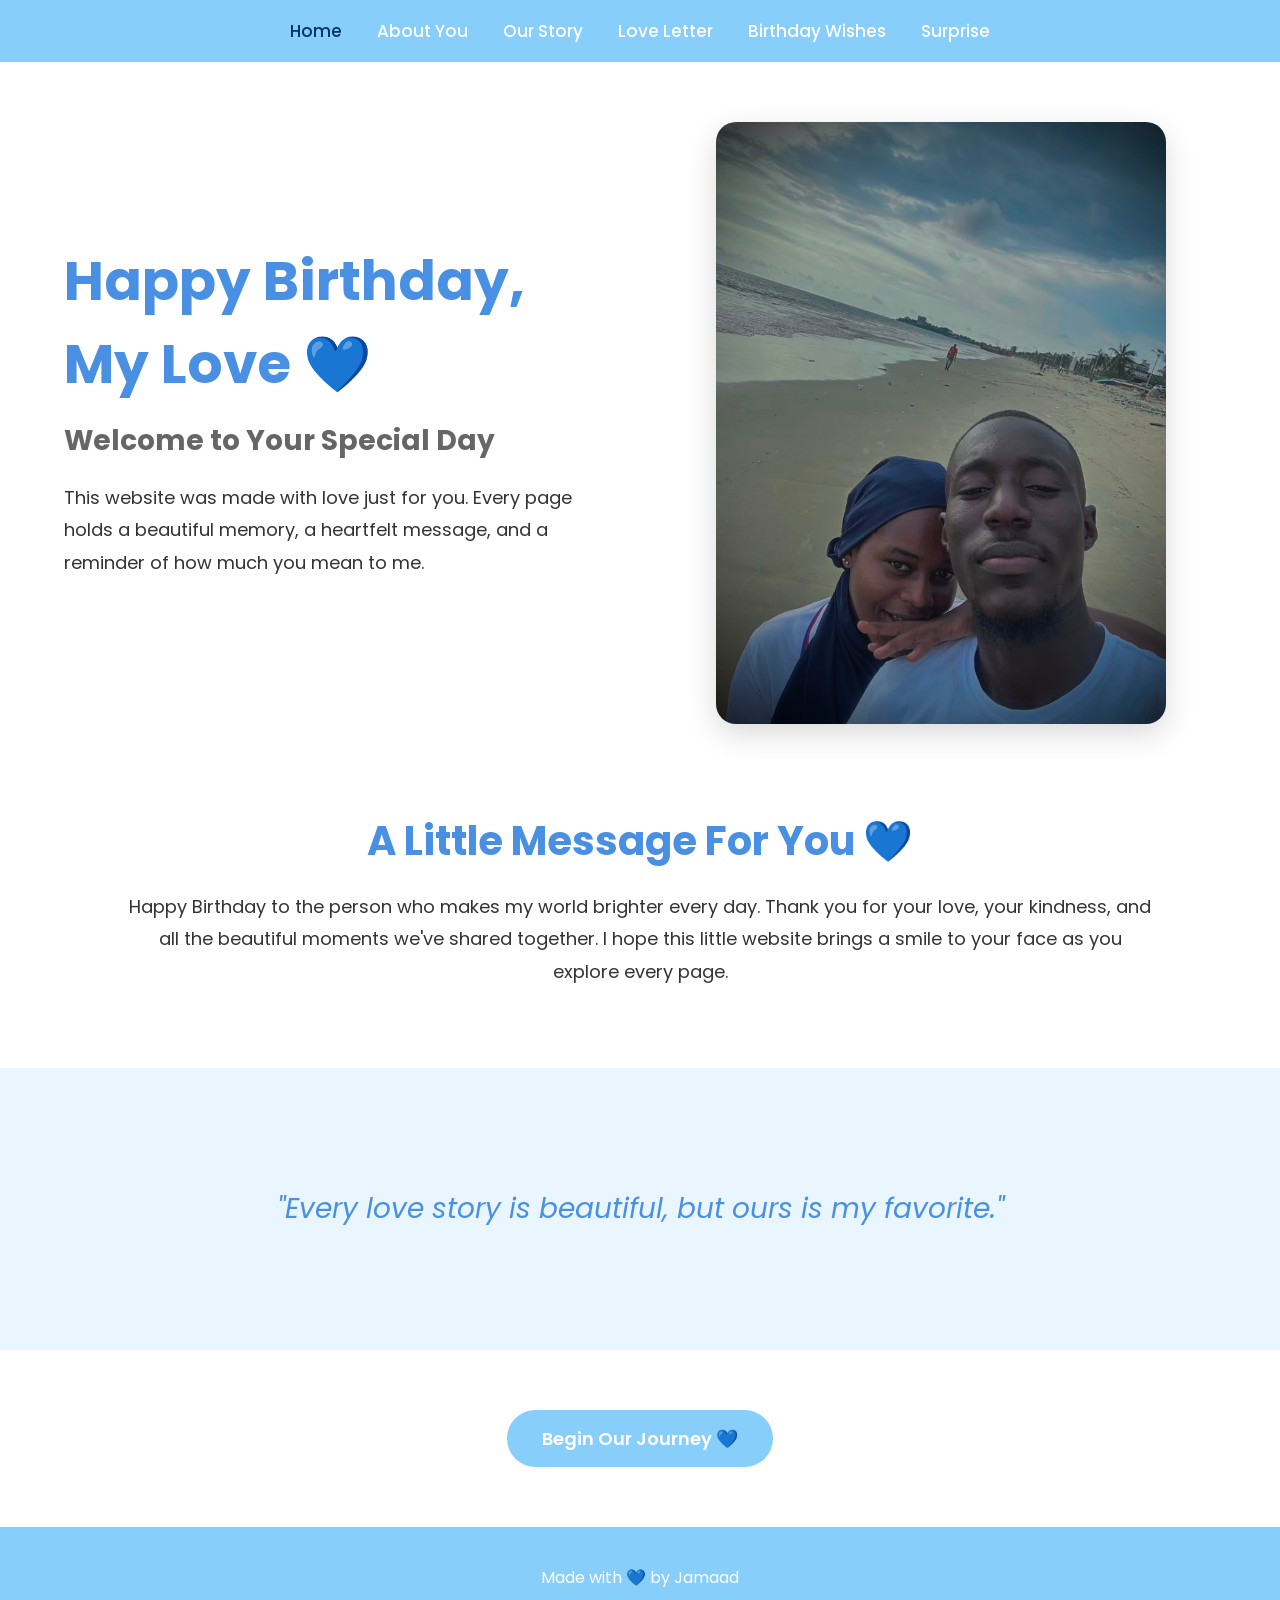
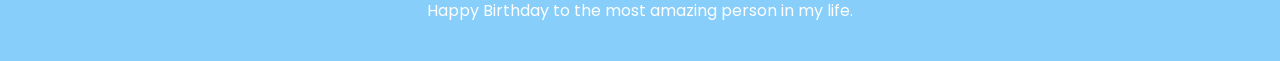
<file: index.html>
<!DOCTYPE html>
<html lang="en">
<head>
    <meta charset="UTF-8">
    <meta name="viewport" content="width=device-width, initial-scale=1.0">
    <title>Happy Birthday My Love 💙</title>

    <!-- Google Font -->
    <link href="https://fonts.googleapis.com/css2?family=Poppins:wght@300;400;500;600;700&display=swap" rel="stylesheet">

    <!-- CSS -->
    <link rel="stylesheet" href="style.css">
</head>
<body>

    <!-- Navigation -->
    <header>
        <nav>
            <ul>
                <li><a href="index.html" class="active">Home</a></li>
                <li><a href="about.html">About You</a></li>
                <li><a href="story.html">Our Story</a></li>
                <li><a href="letter.html">Love Letter</a></li>
                <li><a href="wishes.html">Birthday Wishes</a></li>
                <li><a href="surprise.html">Surprise</a></li>
            </ul>
        </nav>
    </header>

    <!-- Hero Section -->
    <section class="hero">

        <div class="hero-text">

            <h1>Happy Birthday, My Love 💙</h1>

            <h3>Welcome to Your Special Day</h3>

            <p>
                This website was made with love just for you.
                Every page holds a beautiful memory, a heartfelt message,
                and a reminder of how much you mean to me.
            </p>


        </div>

        <div class="hero-image">
           <img src="images/couple.jpeg" alt="Our Photo">
        </div>

    </section>

    <!-- Welcome Section -->
    <section class="welcome">

        <h2>A Little Message For You 💙</h2>

        <p>
            Happy Birthday to the person who makes my world brighter every day.
            Thank you for your love, your kindness, and all the beautiful moments
            we've shared together. I hope this little website brings a smile to
            your face as you explore every page.
        </p>

    </section>
    <!-- Quote Section -->
    <section class="quote">

        <blockquote>
            "Every love story is beautiful, but ours is my favorite."
        </blockquote>

    </section>
    <section class="journey-button">

    <a href="about.html" class="btn">
        Begin Our Journey 💙
    </a>

</section>

    <!-- Footer -->
    <footer>

        <p>Made with 💙 by Jamaad</p>

        <p>Happy Birthday to the most amazing person in my life.</p>

    </footer>

</body>
</html>
</file>
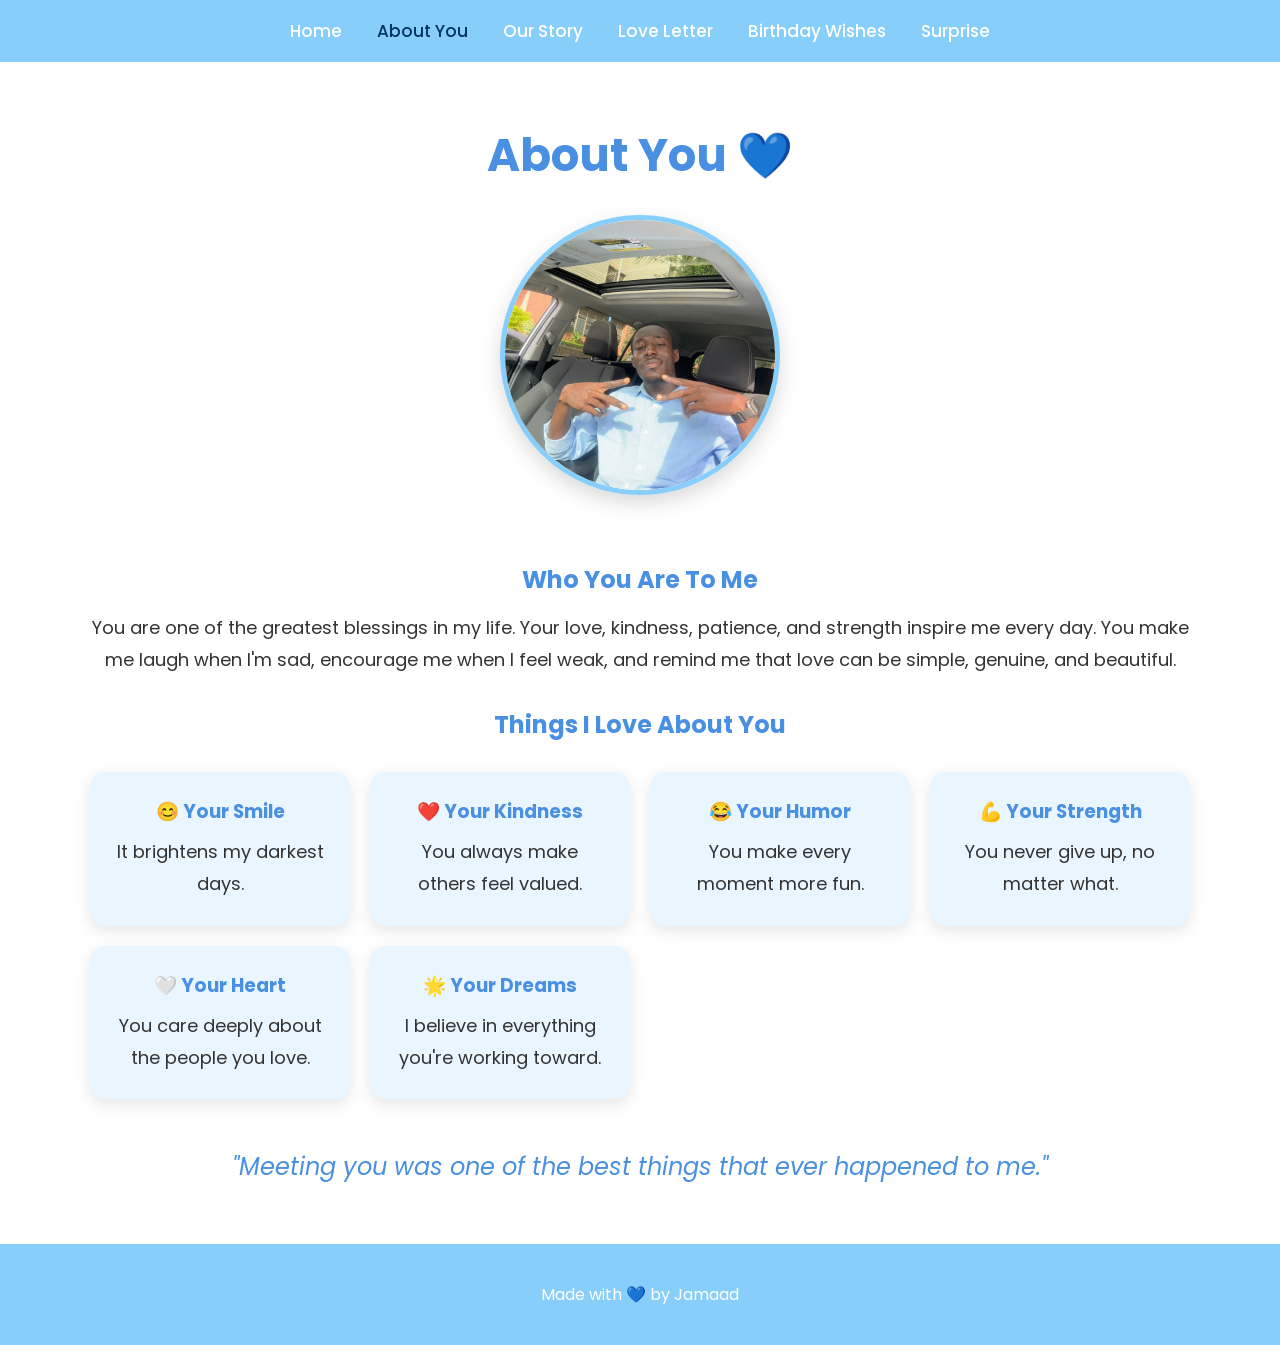
<file: about.html>
<!DOCTYPE html>
<html lang="en">
<head>
    <meta charset="UTF-8">
    <meta name="viewport" content="width=device-width, initial-scale=1.0">
    <title>About You 💙</title>

    <link href="https://fonts.googleapis.com/css2?family=Poppins:wght@300;400;500;600;700&display=swap" rel="stylesheet">

    <link rel="stylesheet" href="style.css">
</head>
<body>

<header>
    <nav>
        <ul>
            <li><a href="index.html">Home</a></li>
            <li><a href="about.html" class="active">About You</a></li>
            <li><a href="story.html">Our Story</a></li>
            <li><a href="letter.html">Love Letter</a></li>
            <li><a href="wishes.html">Birthday Wishes</a></li>
            <li><a href="surprise.html">Surprise</a></li>
        </ul>
    </nav>
</header>

<section class="about">

    <h1>About You 💙</h1>

    <img src="images/him.jpeg" alt="My Love">

    <h2>Who You Are To Me</h2>

    <p>
        You are one of the greatest blessings in my life.
        Your love, kindness, patience, and strength inspire me every day.
        You make me laugh when I'm sad, encourage me when I feel weak,
        and remind me that love can be simple, genuine, and beautiful.
    </p>

    <h2>Things I Love About You</h2>

    <div class="cards">

        <div class="card">
            <h3>😊 Your Smile</h3>
            <p>It brightens my darkest days.</p>
        </div>

        <div class="card">
            <h3>❤️ Your Kindness</h3>
            <p>You always make others feel valued.</p>
        </div>

        <div class="card">
            <h3>😂 Your Humor</h3>
            <p>You make every moment more fun.</p>
        </div>

        <div class="card">
            <h3>💪 Your Strength</h3>
            <p>You never give up, no matter what.</p>
        </div>

        <div class="card">
            <h3>🤍 Your Heart</h3>
            <p>You care deeply about the people you love.</p>
        </div>

        <div class="card">
            <h3>🌟 Your Dreams</h3>
            <p>I believe in everything you're working toward.</p>
        </div>

    </div>

    <blockquote>
        "Meeting you was one of the best things that ever happened to me."
    </blockquote>

</section>

<footer>
    <p>Made with 💙 by Jamaad</p>
</footer>

</body>
</html>
</file>
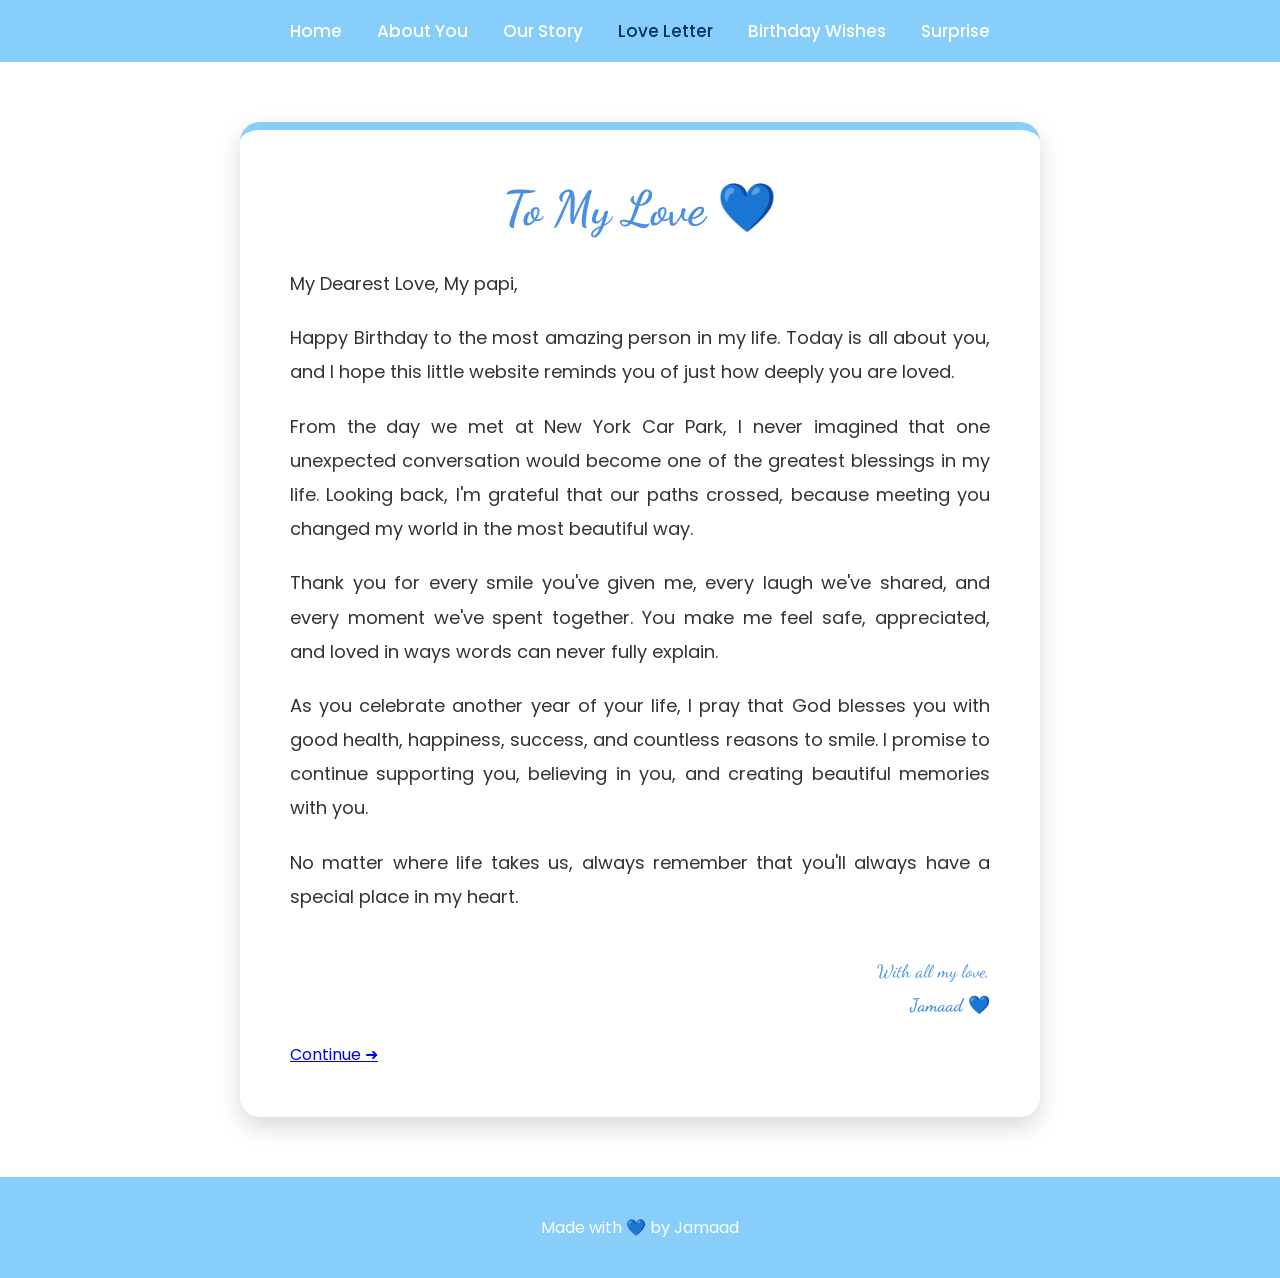
<file: letter.html>
<!DOCTYPE html>
<html lang="en">
<head>
    <meta charset="UTF-8">
    <meta name="viewport" content="width=device-width, initial-scale=1.0">
    <title>Love Letter 💙</title>

    <link href="https://fonts.googleapis.com/css2?family=Poppins:wght@300;400;600&family=Dancing+Script:wght@700&display=swap" rel="stylesheet">

    <link rel="stylesheet" href="style.css">
</head>
<body>

<header>
    <nav>
        <ul>
            <li><a href="index.html">Home</a></li>
            <li><a href="about.html">About You</a></li>
            <li><a href="story.html">Our Story</a></li>
            <li><a href="letter.html" class="active">Love Letter</a></li>
            <li><a href="wishes.html">Birthday Wishes</a></li>
            <li><a href="surprise.html">Surprise</a></li>
        </ul>
    </nav>
</header>

<section class="letter">

    <div class="letter-box">

        <h1>To My Love 💙</h1>

        <p>
            My Dearest Love, My papi,
        </p>

        <p>
            Happy Birthday to the most amazing person in my life. Today is all about you, and I hope this little website reminds you of just how deeply you are loved.
        </p>

        <p>
            From the day we met at New York Car Park, I never imagined that one unexpected conversation would become one of the greatest blessings in my life. Looking back, I'm grateful that our paths crossed, because meeting you changed my world in the most beautiful way.
        </p>

        <p>
            Thank you for every smile you've given me, every laugh we've shared, and every moment we've spent together. You make me feel safe, appreciated, and loved in ways words can never fully explain.
        </p>

        <p>
            As you celebrate another year of your life, I pray that God blesses you with good health, happiness, success, and countless reasons to smile. I promise to continue supporting you, believing in you, and creating beautiful memories with you.
        </p>

        <p>
            No matter where life takes us, always remember that you'll always have a special place in my heart.
        </p>

        <p class="signature">
            With all my love,<br>
            <strong>Jamaad 💙</strong>
        </p>

        <a href="wishes.html" class="btn">Continue ➜</a>

    </div>

</section>

<footer>

    <p>Made with 💙 by Jamaad</p>

</footer>

</body>
</html>
</file>
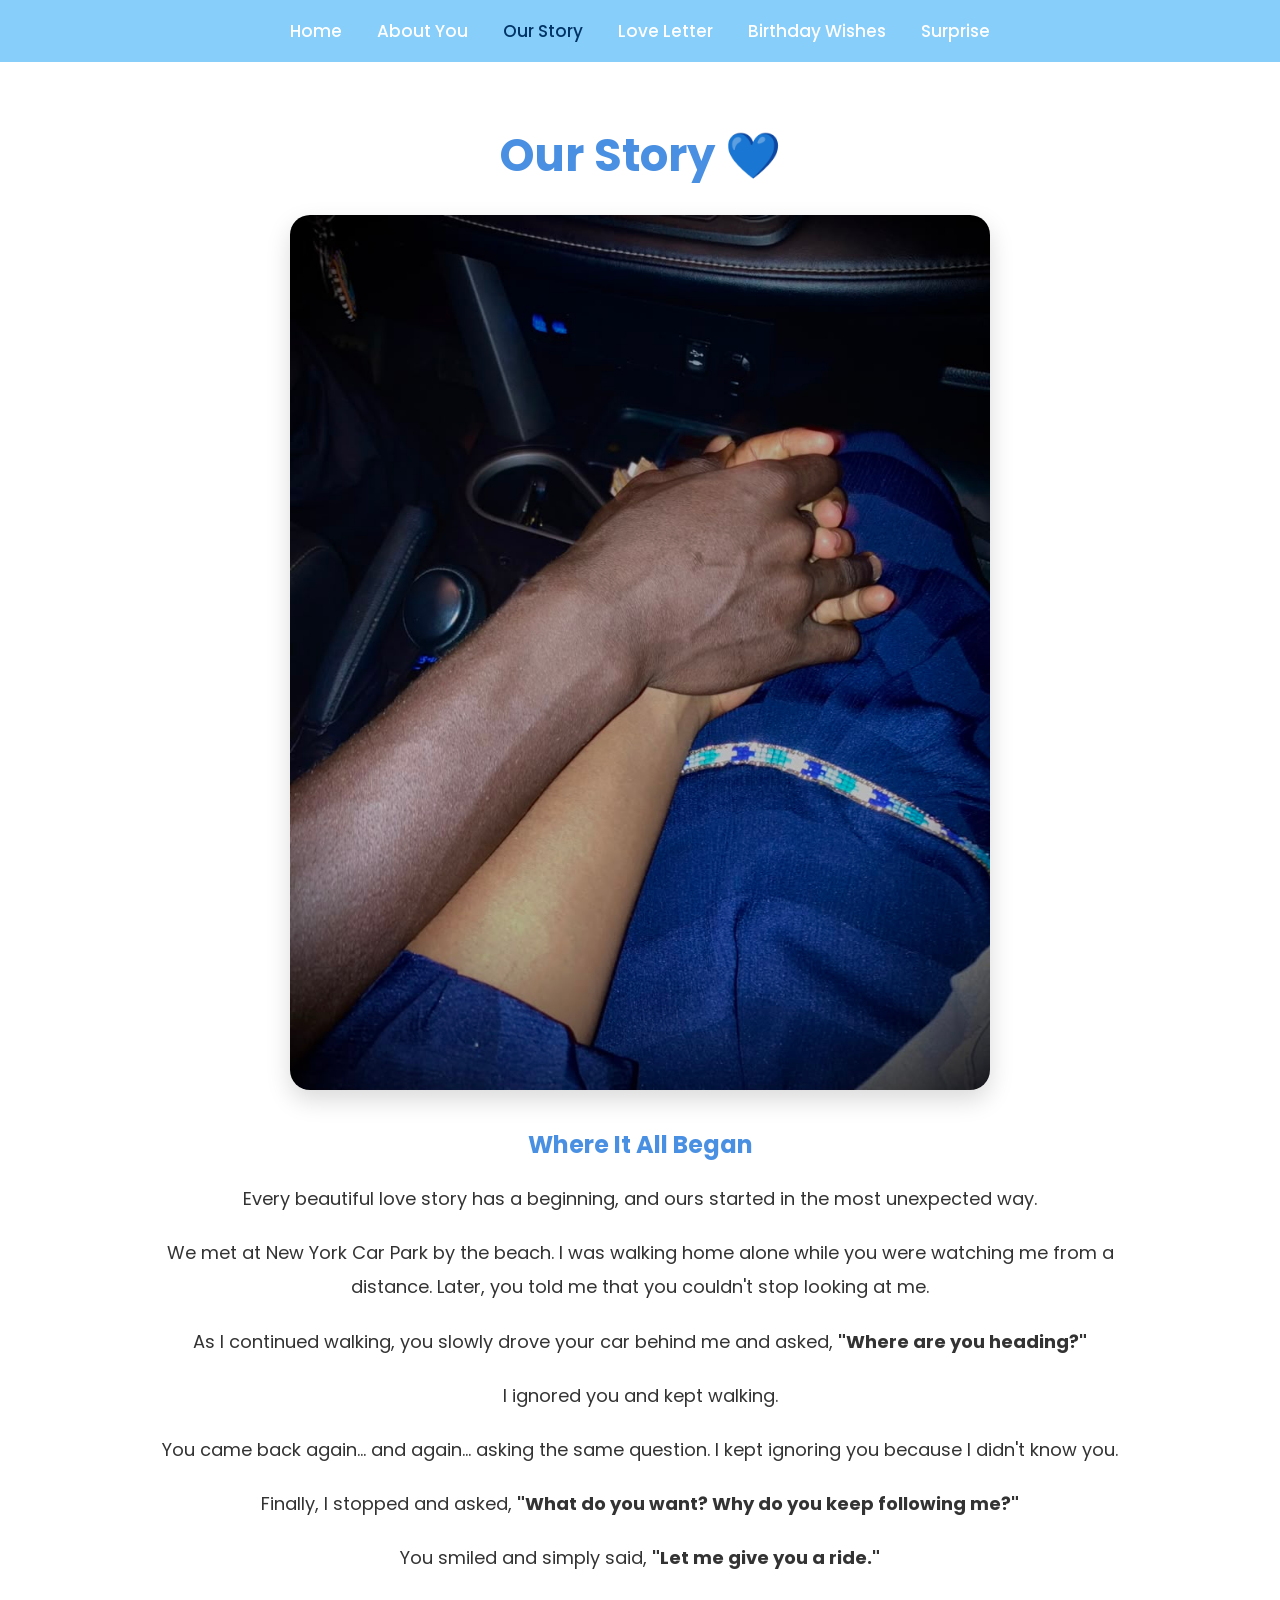
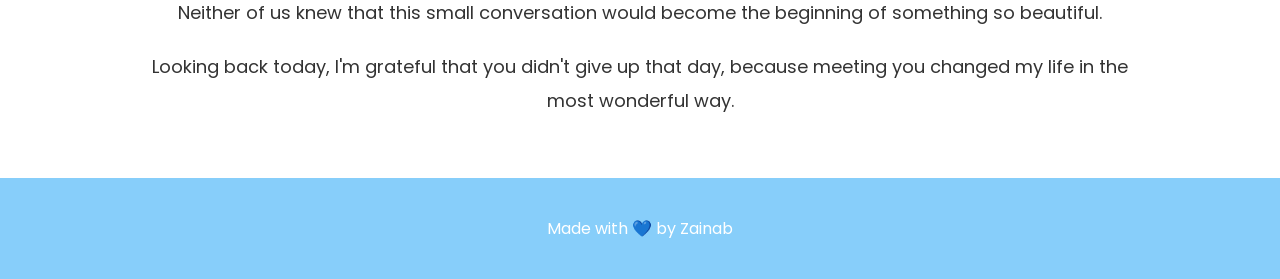
<file: story.html>
<!DOCTYPE html>
<html lang="en">
<head>
    <meta charset="UTF-8">
    <meta name="viewport" content="width=device-width, initial-scale=1.0">
    <title>Our Story 💙</title>

    <link href="https://fonts.googleapis.com/css2?family=Poppins:wght@300;400;500;600;700&display=swap" rel="stylesheet">

    <link rel="stylesheet" href="style.css">
</head>
<body>

<header>
    <nav>
        <ul>
            <li><a href="index.html">Home</a></li>
            <li><a href="about.html">About You</a></li>
            <li><a href="story.html" class="active">Our Story</a></li>
            <li><a href="letter.html">Love Letter</a></li>
            <li><a href="wishes.html">Birthday Wishes</a></li>
            <li><a href="surprise.html">Surprise</a></li>
        </ul>
    </nav>
</header>

<section class="story">

    <h1>Our Story 💙</h1>

    <img src="images/story.jpeg" alt="Our Story">

    <h2>Where It All Began</h2>

    <p>
        Every beautiful love story has a beginning, and ours started in the most unexpected way.
    </p>

    <p>
        We met at New York Car Park by the beach. I was walking home alone while you were watching me from a distance. Later, you told me that you couldn't stop looking at me.
    </p>

    <p>
        As I continued walking, you slowly drove your car behind me and asked,
        <strong>"Where are you heading?"</strong>
    </p>

    <p>
        I ignored you and kept walking.
    </p>

    <p>
        You came back again... and again... asking the same question. I kept ignoring you because I didn't know you.
    </p>

    <p>
        Finally, I stopped and asked,
        <strong>"What do you want? Why do you keep following me?"</strong>
    </p>

    <p>
        You smiled and simply said,
        <strong>"Let me give you a ride."</strong>
    </p>

    <p>
        Neither of us knew that this small conversation would become the beginning of something so beautiful.
    </p>

    <p>
        Looking back today, I'm grateful that you didn't give up that day, because meeting you changed my life in the most wonderful way.
    </p>


</section>

<footer>

    <p>Made with 💙 by Zainab</p>

</footer>

</body>
</html>
</file>
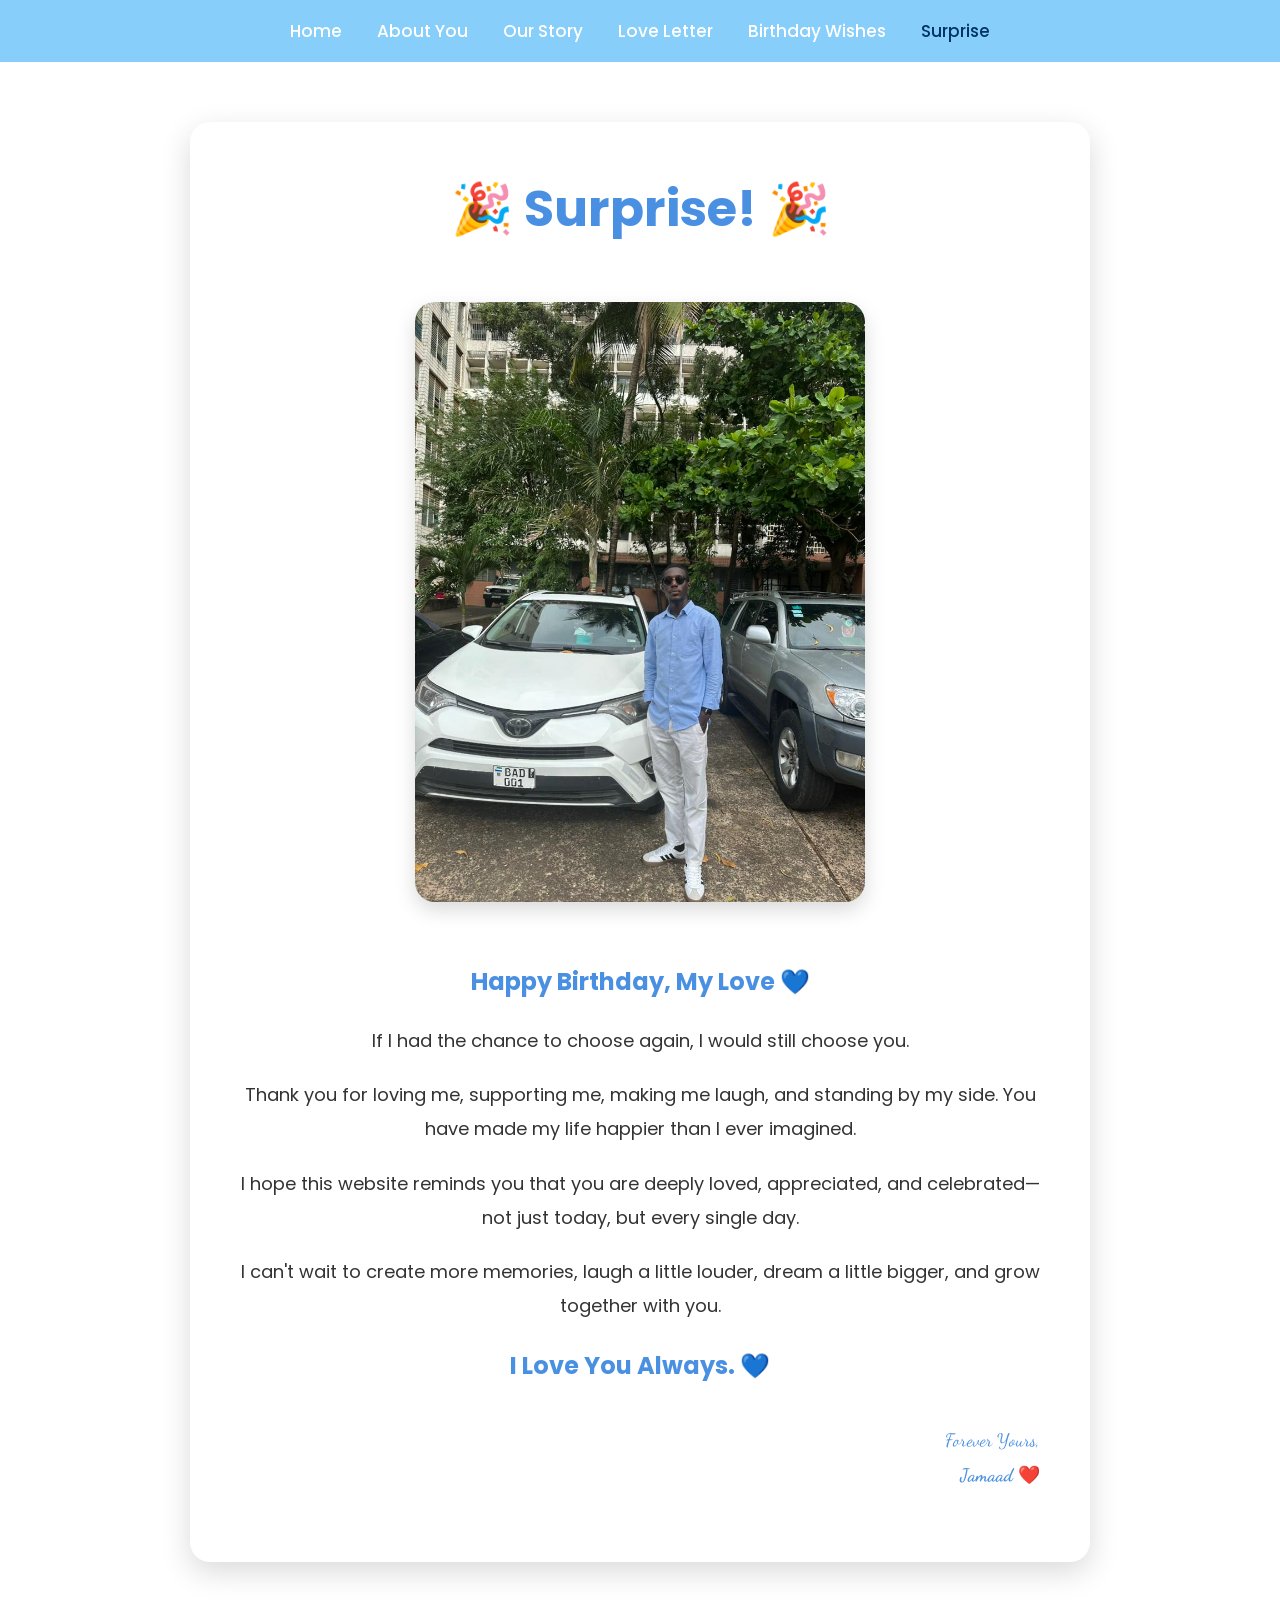
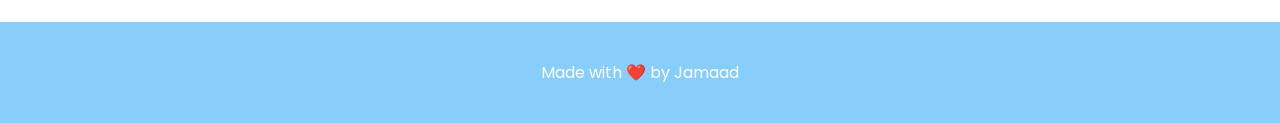
<file: surprise.html>
<!DOCTYPE html>
<html lang="en">
<head>
    <meta charset="UTF-8">
    <meta name="viewport" content="width=device-width, initial-scale=1.0">
    <title>Your Surprise 💙</title>

    <link href="https://fonts.googleapis.com/css2?family=Poppins:wght@300;400;600&family=Dancing+Script:wght@700&display=swap" rel="stylesheet">

    <link rel="stylesheet" href="style.css">
</head>
<body>

<header>
    <nav>
        <ul>
            <li><a href="index.html">Home</a></li>
            <li><a href="about.html">About You</a></li>
            <li><a href="story.html">Our Story</a></li>
            <li><a href="letter.html">Love Letter</a></li>
            <li><a href="wishes.html">Birthday Wishes</a></li>
            <li><a href="surprise.html" class="active">Surprise</a></li>
        </ul>
    </nav>
</header>

<section class="surprise">

    <div class="surprise-card">

        <h1>🎉 Surprise! 🎉</h1>

        <img src="images/surpise.jpeg" alt="Our Favorite Picture">

        <h2>Happy Birthday, My Love 💙</h2>

        <p>
            If I had the chance to choose again, I would still choose you.
        </p>

        <p>
            Thank you for loving me, supporting me, making me laugh, and standing by my side.
            You have made my life happier than I ever imagined.
        </p>

        <p>
            I hope this website reminds you that you are deeply loved, appreciated, and celebrated—not just today, but every single day.
        </p>

        <p>
            I can't wait to create more memories, laugh a little louder, dream a little bigger, and grow together with you.
        </p>

        <h2>I Love You Always. 💙</h2>

        <p class="signature">
            Forever Yours,<br>
            <strong>Jamaad ❤️</strong>
        </p>

    </div>

</section>

<footer>

    <p>Made with ❤️ by Jamaad</p>

</footer>

</body>
</html>
</file>
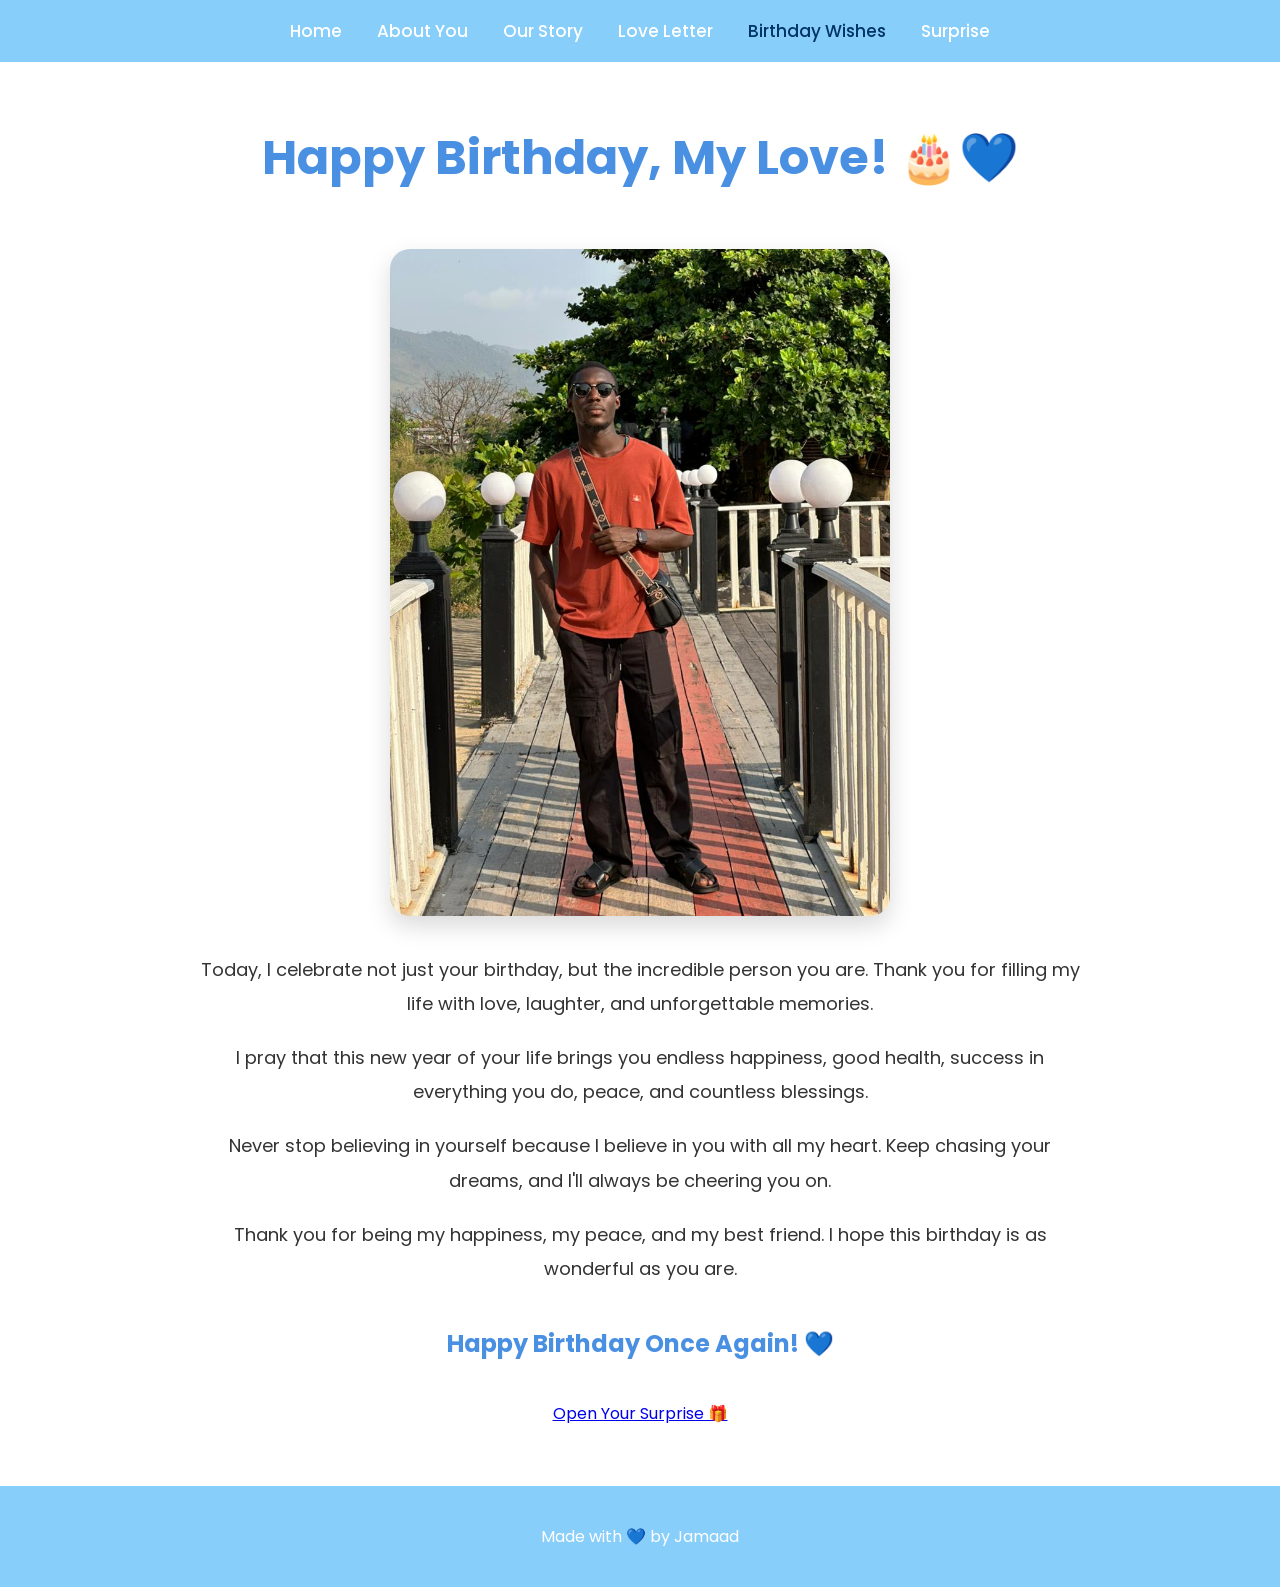
<file: wishes.html>
<!DOCTYPE html>
<html lang="en">
<head>
    <meta charset="UTF-8">
    <meta name="viewport" content="width=device-width, initial-scale=1.0">
    <title>Birthday Wishes 💙</title>

    <link href="https://fonts.googleapis.com/css2?family=Poppins:wght@300;400;600&family=Dancing+Script:wght@700&display=swap" rel="stylesheet">

    <link rel="stylesheet" href="style.css">
</head>
<body>

<header>
    <nav>
        <ul>
            <li><a href="index.html">Home</a></li>
            <li><a href="about.html">About You</a></li>
            <li><a href="story.html">Our Story</a></li>
            <li><a href="letter.html">Love Letter</a></li>
            <li><a href="wishes.html" class="active">Birthday Wishes</a></li>
            <li><a href="surprise.html">Surprise</a></li>
        </ul>
    </nav>
</header>

<section class="wishes">

    <h1>Happy Birthday, My Love! 🎂💙</h1>

    <img src="images/wishes.jpeg" alt="Birthday Photo">

    <p>
        Today, I celebrate not just your birthday, but the incredible person you are.
        Thank you for filling my life with love, laughter, and unforgettable memories.
    </p>

    <p>
        I pray that this new year of your life brings you endless happiness, good health,
        success in everything you do, peace, and countless blessings.
    </p>

    <p>
        Never stop believing in yourself because I believe in you with all my heart.
        Keep chasing your dreams, and I'll always be cheering you on.
    </p>

    <p>
        Thank you for being my happiness, my peace, and my best friend.
        I hope this birthday is as wonderful as you are.
    </p>

    <h2>Happy Birthday Once Again! 💙</h2>

    <a href="surprise.html" class="btn">Open Your Surprise 🎁</a>

</section>

<footer>
    <p>Made with 💙 by Jamaad</p>
</footer>

</body>
</html>
</file>
<file: style.css>
/* ===== GENERAL ===== */

*{
    margin:0;
    padding:0;
    box-sizing:border-box;
}

body{
    font-family:'Poppins', sans-serif;
    background:#ffffff;
    color:#333;
}

/* ===== NAVIGATION ===== */

header{
    background:#87CEFA;
    padding:18px 0;
    position:sticky;
    top:0;
}

nav ul{
    list-style:none;
    display:flex;
    justify-content:center;
    gap:35px;
}

nav ul li a{
    text-decoration:none;
    color:white;
    font-size:17px;
    font-weight:500;
    transition:.3s;
}

nav ul li a:hover,
nav ul li a.active{
    color:#003366;
}

/* ===== HERO SECTION ===== */

.hero{
    width:90%;
    max-width:1200px;
    margin:60px auto;
    display:flex;
    justify-content:space-between;
    align-items:center;
    gap:50px;
}

.hero-text{
    flex:1;
}

.hero-text h1{
    font-size:55px;
    color:#4A90E2;
    margin-bottom:15px;
}

.hero-text h3{
    font-size:28px;
    color:#666;
    margin-bottom:20px;
}

.hero-text p{
    font-size:18px;
    line-height:1.8;
    margin-bottom:35px;
}
/* JOURNEY BUTTON */

.journey-button{
    text-align:center;
    margin:60px 0;
}

.journey-button .btn{
    display:inline-block;
    background:#87CEFA;
    color:white;
    text-decoration:none;
    padding:15px 35px;
    border-radius:30px;
    font-size:18px;
    font-weight:600;
    transition:0.3s;
}

.journey-button .btn:hover{
    background:#4A90E2;
    transform:scale(1.05);
}

.btn:hover{
    background:#4A90E2;
}

.hero-image{
    flex:1;
    text-align:center;
}

.hero-image img{
    width:100%;
    max-width:450px;
    border-radius:20px;
    box-shadow:0 10px 30px rgba(0,0,0,.15);
}

/* ===== WELCOME ===== */

.welcome{
    width:80%;
    margin:80px auto;
    text-align:center;
}

.welcome h2{
    font-size:40px;
    color:#4A90E2;
    margin-bottom:20px;
}

.welcome p{
    font-size:18px;
    line-height:1.8;
}

/* ===== QUOTE ===== */

.quote{
    background:#EAF6FF;
    padding:70px 20px;
    text-align:center;
}

.quote blockquote{
    font-size:28px;
    font-style:italic;
    color:#4A90E2;
}

/* ===== FOOTER ===== */

footer{
    background:#87CEFA;
    color:white;
    text-align:center;
    padding:30px 20px;
}

footer p{
    margin:8px 0;
}

/* ===== RESPONSIVE ===== */

@media(max-width:900px){

    nav ul{
        flex-direction:column;
        gap:15px;
    }

    .hero{
        flex-direction:column;
        text-align:center;
    }

    .hero-text h1{
        font-size:40px;
    }

    .hero-text h3{
        font-size:22px;
    }

    .hero-image img{
        max-width:320px;
    }

}
/* ABOUT PAGE */

.about{
    width:90%;
    max-width:1100px;
    margin:60px auto;
    text-align:center;
}

.about h1{
    color:#4A90E2;
    font-size:45px;
    margin-bottom:25px;
}

.about img{
    width:280px;
    height:280px;
    object-fit:cover;
    border-radius:50%;
    border:5px solid #87CEFA;
    margin-bottom:30px;
    box-shadow:0 8px 20px rgba(0,0,0,.15);
}

.about h2{
    color:#4A90E2;
    margin:30px 0 15px;
}

.about p{
    font-size:18px;
    line-height:1.8;
}

.cards{
    display:grid;
    grid-template-columns:repeat(auto-fit,minmax(250px,1fr));
    gap:20px;
    margin-top:30px;
}

.card{
    background:#EAF6FF;
    padding:25px;
    border-radius:15px;
    box-shadow:0 5px 15px rgba(0,0,0,.1);
}

.card h3{
    color:#4A90E2;
    margin-bottom:10px;
}

blockquote{
    margin:50px 0;
    font-size:24px;
    font-style:italic;
    color:#4A90E2;
}
/* OUR STORY */

.story{
    width:80%;
    margin:60px auto;
    text-align:center;
}

.story h1{
    font-size:45px;
    color:#4A90E2;
    margin-bottom:25px;
}

.story img{
    width:100%;
    max-width:700px;
    border-radius:20px;
    margin-bottom:30px;
    box-shadow:0 10px 25px rgba(0,0,0,.15);
}

.story h2{
    color:#4A90E2;
    margin-bottom:20px;
}

.story p{
    font-size:18px;
    line-height:1.9;
    margin-bottom:20px;
}
/* LOVE LETTER */

.letter{
    display:flex;
    justify-content:center;
    padding:60px 20px;
}

.letter-box{
    background:white;
    width:80%;
    max-width:800px;
    padding:50px;
    border-radius:20px;
    box-shadow:0 10px 25px rgba(0,0,0,.15);
    border-top:8px solid #87CEFA;
}

.letter-box h1{
    text-align:center;
    color:#4A90E2;
    font-family:'Dancing Script', cursive;
    font-size:48px;
    margin-bottom:30px;
}

.letter-box p{
    font-size:18px;
    line-height:1.9;
    margin-bottom:20px;
    text-align:justify;
}

.signature{
    margin-top:40px;
    text-align:right !important;
    font-size:22px;
    font-family:'Dancing Script', cursive;
}
/* BIRTHDAY WISHES */

.wishes{
    width:80%;
    max-width:900px;
    margin:60px auto;
    text-align:center;
}

.wishes h1{
    color:#4A90E2;
    font-size:48px;
    margin-bottom:25px;
}

.wishes img{
    width:100%;
    max-width:500px;
    border-radius:20px;
    margin:30px 0;
    box-shadow:0 10px 25px rgba(0,0,0,.15);
}

.wishes p{
    font-size:18px;
    line-height:1.9;
    margin-bottom:20px;
}

.wishes h2{
    color:#4A90E2;
    margin:40px 0;
}
/* SURPRISE PAGE */

.surprise{
    display:flex;
    justify-content:center;
    align-items:center;
    padding:60px 20px;
}

.surprise-card{
    background:white;
    width:90%;
    max-width:900px;
    text-align:center;
    padding:50px;
    border-radius:20px;
    box-shadow:0 10px 30px rgba(0,0,0,.15);
}

.surprise-card h1{
    color:#4A90E2;
    font-size:50px;
    margin-bottom:25px;
}

.surprise-card img{
    width:100%;
    max-width:450px;
    border-radius:20px;
    margin:30px 0;
    box-shadow:0 8px 20px rgba(0,0,0,.15);
}

.surprise-card h2{
    color:#4A90E2;
    margin:25px 0;
}

.surprise-card p{
    font-size:18px;
    line-height:1.9;
    margin-bottom:20px;
}

.signature{
    margin-top:40px;
    font-family:'Dancing Script', cursive;
    font-size:28px;
    color:#4A90E2;
}
</file>
